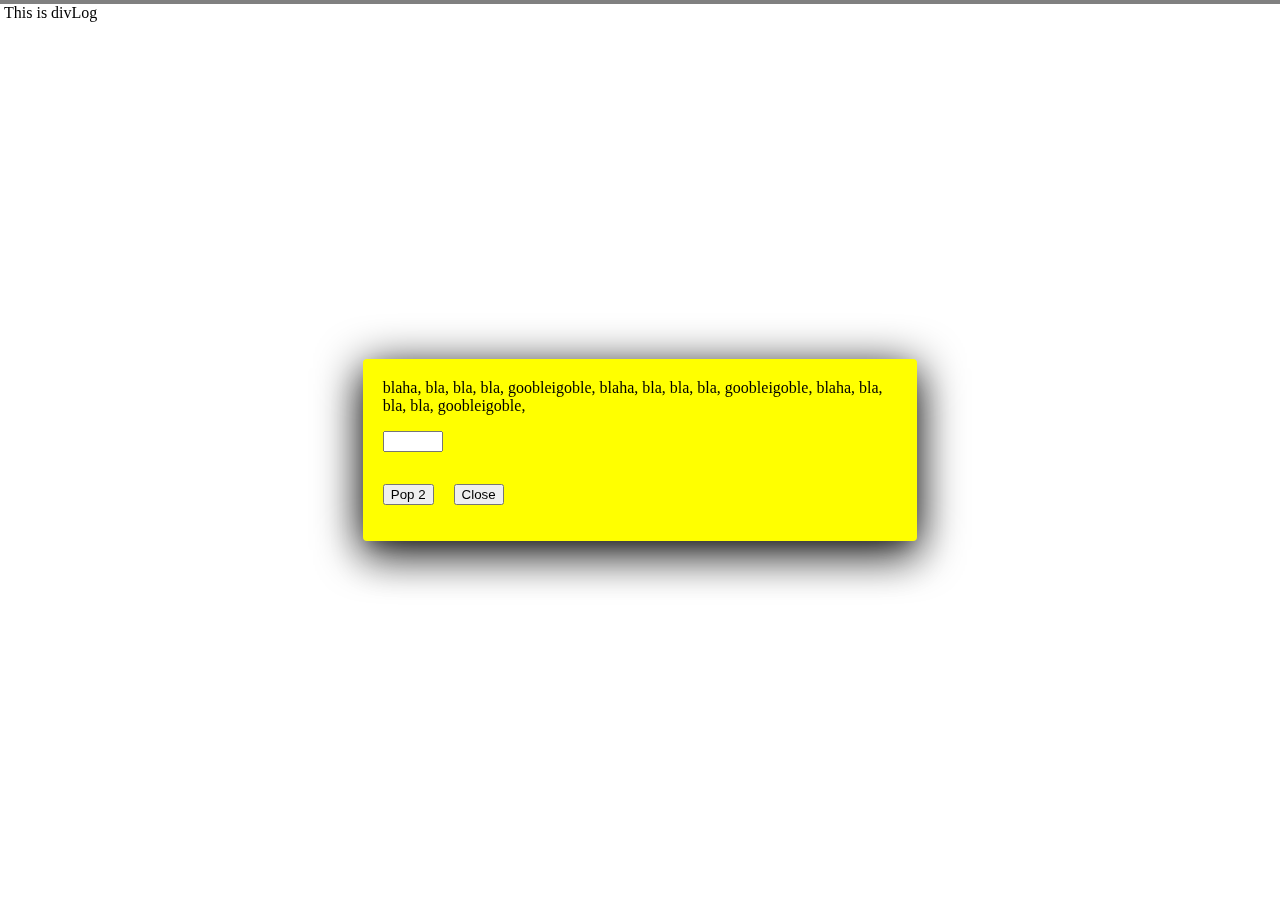
<file: br-timer/vk.html>
<!DOCTYPE html>

<head>
    <meta charset="utf-8">
    <meta name="viewport" content="width=device-width, initial-scale=1">
    <style>
        :root * {
            box-sizing: border-box;
        }

        body {
            background-image: url(https://freenaturestock.com/wp-content/uploads/freenaturestock-2223-768x1152.jpg);
            background-position: center;
            background-size: auto;
            background-repeat: no-repeat;
        }

        #log {
            position: fixed;
            top: 0;
            left: 0;
            right: 0;
            background-color: gray;
            padding: 2px;
        }

        .inp {
            width: 60px;
        }

        .pop {
            pointer-events: auto;
            background-color: yellow;
            padding: 20px;
            display: flex;
            flex-direction: column;
            flex-grow: 0;
            flex-shrink: 0;
            position: relative;
            overflow-y: auto;
            max-height: calc(100% - 32px);
            max-width: calc(100% - 132px);
            min-width: 200px;
            border-radius: 4px;
            box-shadow: 0px 11px 15px -7px rgba(0, 0, 0, 0.2),
                0px 24px 38px 3px rgba(0, 0, 0, 0.14),
                0px 9px 46px;
        }

        .bgOpen {
            position: fixed;
            left: 0px;
            top: 0px;
            width: 100%;
            height: 100%;
            z-index: 7;
            display: flex;
            align-items: center;
            justify-content: center;
            /* border: 4px dotted red; */
        }

        .bgContainer {
            height: 100%;
            display: flex;
            flex-direction: row;
            align-items: center;
            justify-content: space-around;
            pointer-events: none;
            /* border: 4px dashed blueviolet; */
        }

        .bgScrim {
            position: fixed;
            left: 0px;
            top: 0px;
            width: 100%;
            height: 100%;
            z-index: -1;
        }

        .elt-buttons {
            display: flex;
            gap: 20px;
        }

        #bgOpen1 {
            background-color: burlywood;
        }

        #bgContainer1 {
            background-color: lightcoral;
        }
    </style>
</head>

<body>
    <script>
        let modL2S;
        (async () => {
            const src = "../../src/js/mod/log2screen.js";
            console.log("modL2S src", src);
            modL2S = await import(src);
            console.log(modL2S);
            modL2S.addLogDiv();
        })();
        function mkElt(type, attrib, inner) {
            var elt = document.createElement(type);

            function addInner(inr) {
                if (inr instanceof Element) {
                    elt.appendChild(inr);
                } else {
                    const txt = document.createTextNode(inr.toString());
                    elt.appendChild(txt);
                }
            }
            if (inner) {
                if (inner.length && typeof inner != "string") {
                    for (var i = 0; i < inner.length; i++)
                        if (inner[i])
                            addInner(inner[i]);
                } else
                    addInner(inner);
            }
            for (var x in attrib) {
                elt.setAttribute(x, attrib[x]);
            }
            return elt;
        }

        function doPopup(parTxts) {
            const txts = [...parTxts];
            const lbl = txts.length.toString();
            const txt = txts.pop();
            const eltInp = mkElt("input", { id: `inp${lbl}`, class: "inp", type: "text" });
            const btnPop = mkElt("button", undefined, `Pop ${lbl}`);
            btnPop.addEventListener("click", evt => {
                // evt.stopPropagation();
                modL2S.log(`clicked btnPop ${lbl}`);
                doPopup(txts);
            });
            const btnClose = mkElt("button", undefined, "Close");
            const eltButtons = mkElt("p", { class: "elt-buttons" });
            if (txts.length > 0) { eltButtons.appendChild(btnPop); }
            eltButtons.appendChild(btnClose);
            const eltPop = mkElt("div", { id: `pop${lbl}`, class: "pop" }, [
                mkElt("div", undefined, txt),
                mkElt("p", undefined, eltInp),
                eltButtons
            ]);

            const eltBgContainer = mkElt("div", { id: `bgContainer${lbl}`, class: "bgContainer" }, eltPop);
            const eltBgScrim = mkElt("div", { id: `bgScrim${lbl}`, class: "bgScrim" });
            const eltBgOpen = mkElt("div", { id: `bgOpen${lbl}`, class: "bgOpen" }, [
                eltBgContainer,
                eltBgScrim
            ]);
            document.body.appendChild(eltBgOpen);

            btnClose.addEventListener("click", evt => {
                modL2S.log(`clicked btnClose ${lbl}`);
                closePopup();
            })

            eltBgContainer.addEventListener("click", evt => {
                modL2S.log(`clicked bgContainer ${lbl}`);
            });
            eltBgOpen.addEventListener("click", evt => {
                modL2S.log(`clicked bgOpen ${lbl}`);
            });
            eltBgScrim.addEventListener("click", evt => {
                modL2S.log(`clicked bgScrim ${lbl}`);
                closePopup();
            });
            eltPop.addEventListener("click", evt => {
                evt.stopPropagation();
                modL2S.log(`clicked pop${lbl}`);
            });
            function closePopup() { eltBgOpen.remove(); }
        }
        const arrTxts = [
            `Just some text to make pop bigger.
             Just some text to make pop bigger.
             Just some text to make pop bigger.
             Just some text to make pop bigger.
             Just some text to make pop bigger.
            `,
            `
             blaha, bla, bla, bla, goobleigoble,
             blaha, bla, bla, bla, goobleigoble,
             blaha, bla, bla, bla, goobleigoble,
            `
        ];

        doPopup(arrTxts);


        const eltLog = mkElt("div", { id: "log" });
        document.body.appendChild(eltLog);



    </script>
</body>
</file>
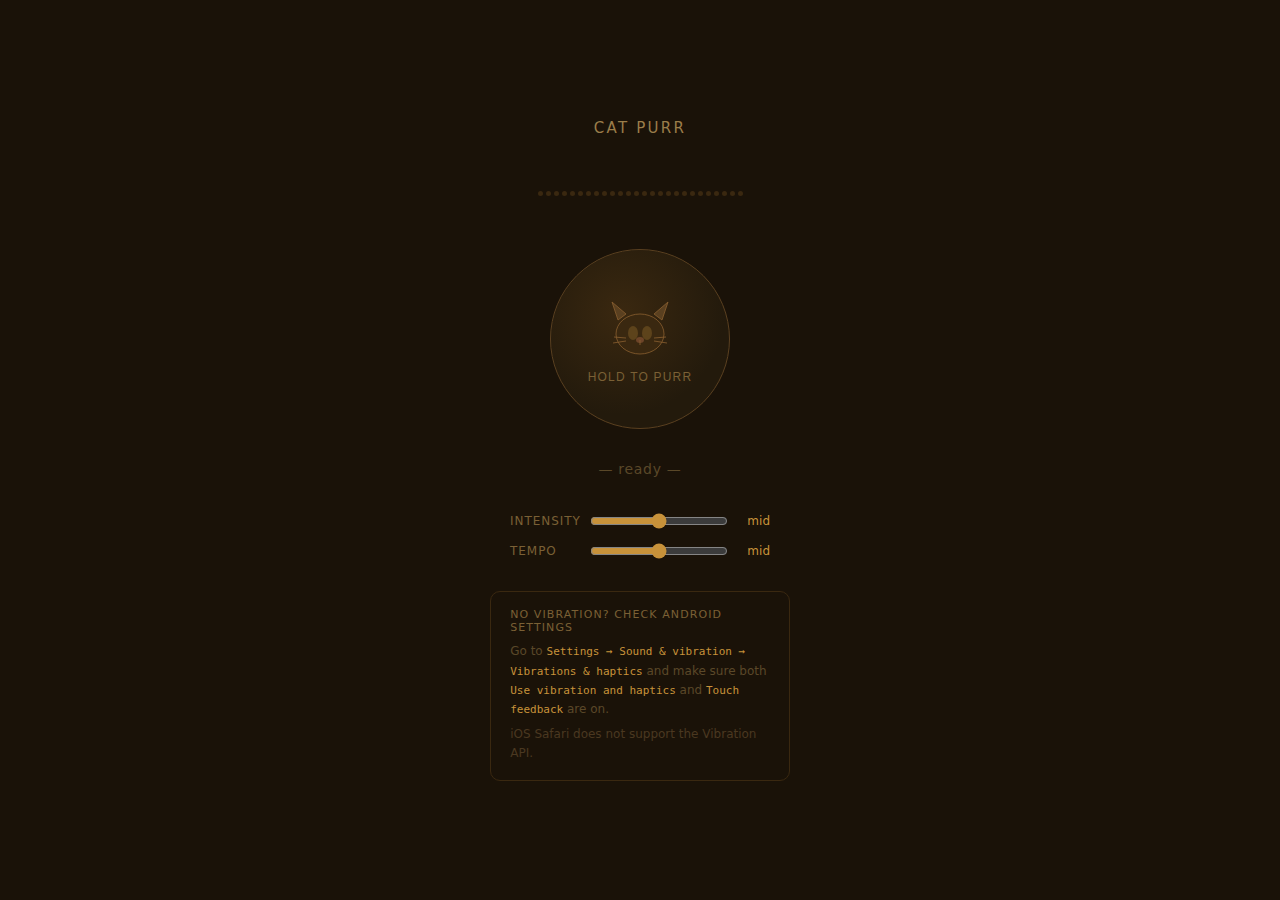
<file: md-timer/cat_purr.html>
<!DOCTYPE html>
<html lang="en">
<head>
<meta charset="UTF-8">
<meta name="viewport" content="width=device-width, initial-scale=1.0">
<title>Cat Purr</title>
<style>
  * { box-sizing: border-box; margin: 0; padding: 0; }
  body {
    font-family: system-ui, sans-serif;
    background: #1a1208;
    color: #e8d5a3;
    min-height: 100svh;
    display: flex;
    flex-direction: column;
    align-items: center;
    justify-content: center;
    gap: 2rem;
    padding: 2rem;
  }

  h1 { font-size: 15px; letter-spacing: 0.15em; color: #9a7d4a; font-weight: 400; text-transform: uppercase; }

  .purr-btn {
    width: 180px; height: 180px;
    border-radius: 50%;
    border: 1px solid #5a4020;
    background: #231a0c;
    cursor: pointer;
    display: flex; flex-direction: column;
    align-items: center; justify-content: center;
    gap: 10px;
    transition: transform 0.1s, background 0.15s, border-color 0.15s;
    touch-action: none;
    -webkit-user-select: none; user-select: none;
    position: relative;
    overflow: hidden;
  }
  .purr-btn::before {
    content: '';
    position: absolute; inset: 0;
    border-radius: 50%;
    background: radial-gradient(circle at 40% 35%, #3a2810 0%, transparent 65%);
  }
  .purr-btn.active {
    transform: scale(0.95);
    background: #2e2010;
    border-color: #c8923a;
  }
  .cat-svg { position: relative; z-index: 1; }
  .btn-label {
    font-size: 12px; letter-spacing: 0.1em;
    color: #7a6035; position: relative; z-index: 1;
    text-transform: uppercase;
  }
  .purr-btn.active .btn-label { color: #c8923a; }

  .status {
    font-size: 14px; color: #5a4828;
    letter-spacing: 0.05em; min-height: 20px;
    transition: color 0.3s;
  }
  .status.active { color: #c8923a; }

  .waveform {
    display: flex; align-items: center;
    gap: 3px; height: 48px;
  }
  .bar {
    width: 5px; border-radius: 3px;
    background: #3a2810;
    height: 5px;
    transition: height 0.07s ease, background 0.3s;
  }
  .bar.active { background: #c8923a; }

  .controls {
    display: flex; flex-direction: column;
    gap: 14px; width: 260px;
  }
  .ctrl-row {
    display: flex; align-items: center; gap: 12px;
  }
  .ctrl-label { font-size: 12px; color: #7a6035; width: 68px; flex-shrink: 0; text-transform: uppercase; letter-spacing: 0.08em; }
  .ctrl-val { font-size: 12px; color: #c8923a; width: 30px; text-align: right; flex-shrink: 0; }

  input[type=range] {
    flex: 1; accent-color: #c8923a;
    background: transparent;
  }

  .info {
    border: 1px solid #3a2810;
    border-radius: 10px;
    padding: 1rem 1.2rem;
    width: 300px;
    display: flex;
    flex-direction: column;
    gap: 6px;
  }
  .info-title {
    font-size: 11px; color: #7a6035;
    text-transform: uppercase; letter-spacing: 0.1em;
    margin-bottom: 2px;
  }
  .info-row {
    font-size: 12px; color: #5a4828; line-height: 1.6;
  }
  .info-row code {
    color: #c8923a; font-family: monospace; font-size: 11px;
  }
</style>
</head>
<body>

<h1>Cat Purr</h1>

<div class="waveform" id="waveform"></div>

<button class="purr-btn" id="purrBtn" aria-label="Hold to purr">
  <svg class="cat-svg" width="72" height="66" viewBox="0 0 72 66" fill="none" xmlns="http://www.w3.org/2000/svg">
    <polygon points="14,26 8,8 22,20" fill="#5a4020" stroke="#8a6030" stroke-width="0.8"/>
    <polygon points="58,26 64,8 50,20" fill="#5a4020" stroke="#8a6030" stroke-width="0.8"/>
    <ellipse cx="36" cy="40" rx="24" ry="20" fill="#3a2810" stroke="#8a6030" stroke-width="0.8"/>
    <ellipse cx="29" cy="39" rx="5" ry="7" fill="#c8923a" opacity="0.25"/>
    <ellipse cx="43" cy="39" rx="5" ry="7" fill="#c8923a" opacity="0.25"/>
    <ellipse cx="36" cy="46" rx="4" ry="3" fill="#a06040" opacity="0.5"/>
    <line x1="36" y1="46" x2="36" y2="51" stroke="#8a6030" stroke-width="0.8"/>
    <line x1="22" y1="44" x2="10" y2="43" stroke="#8a6030" stroke-width="0.8"/>
    <line x1="22" y1="47" x2="9" y2="49" stroke="#8a6030" stroke-width="0.8"/>
    <line x1="50" y1="44" x2="62" y2="43" stroke="#8a6030" stroke-width="0.8"/>
    <line x1="50" y1="47" x2="63" y2="49" stroke="#8a6030" stroke-width="0.8"/>
  </svg>
  <span class="btn-label" id="btnLabel">hold to purr</span>
</button>

<div class="status" id="statusTxt">— ready —</div>

<div class="controls">
  <div class="ctrl-row">
    <span class="ctrl-label">intensity</span>
    <input type="range" min="1" max="3" step="1" value="2" id="intensitySlider">
    <span class="ctrl-val" id="intensityVal">mid</span>
  </div>
  <div class="ctrl-row">
    <span class="ctrl-label">tempo</span>
    <input type="range" min="1" max="3" step="1" value="2" id="tempoSlider">
    <span class="ctrl-val" id="tempoVal">mid</span>
  </div>
</div>

<div class="info">
  <div class="info-title">No vibration? Check Android settings</div>
  <div class="info-row">Go to <code>Settings → Sound &amp; vibration → Vibrations &amp; haptics</code> and make sure both <code>Use vibration and haptics</code> and <code>Touch feedback</code> are on.</div>
  <div class="info-row" style="color:#4a3820">iOS Safari does not support the Vibration API.</div>
</div>

<script>
const LABELS = ['low','mid','high'];
const btn = document.getElementById('purrBtn');
const statusTxt = document.getElementById('statusTxt');
const btnLabel = document.getElementById('btnLabel');
const waveform = document.getElementById('waveform');
const intensitySlider = document.getElementById('intensitySlider');
const tempoSlider = document.getElementById('tempoSlider');
const intensityVal = document.getElementById('intensityVal');
const tempoVal = document.getElementById('tempoVal');
const hintTxt = document.getElementById('hintTxt');

const supported = 'vibrate' in navigator;
if (!supported) hintTxt.textContent = 'Vibration API not supported on this browser. Animation still works.';

const BARS = 26;
const bars = [];
for (let i = 0; i < BARS; i++) {
  const b = document.createElement('div');
  b.className = 'bar';
  waveform.appendChild(b);
  bars.push(b);
}

let purrInterval = null;
let waveInterval = null;
let isPurring = false;

function getPurrPattern() {
  const intensity = parseInt(intensitySlider.value);
  const tempo = parseInt(tempoSlider.value);
  const pulseOn  = [12, 18, 26][intensity - 1];
  const pulseOff = [8, 12, 16][intensity - 1];
  const pulses   = [5, 7, 9][tempo - 1];
  const breathPause = [180, 130, 90][tempo - 1];
  const pattern = [];
  for (let i = 0; i < pulses; i++) pattern.push(pulseOn, pulseOff);
  pattern.push(breathPause);
  return pattern;
}

function getCycleMs() {
  return getPurrPattern().reduce((a, b) => a + b, 0);
}

function startPurr() {
  if (isPurring) return;
  isPurring = true;
  btn.classList.add('active');
  statusTxt.textContent = '~ purring ~';
  statusTxt.classList.add('active');
  btnLabel.textContent = 'purring...';

  function fire() {
    if (!isPurring) return;
    if (supported) navigator.vibrate(getPurrPattern());
  }
  fire();
  purrInterval = setInterval(fire, getCycleMs());

  let wavePhase = 0;
  waveInterval = setInterval(() => {
    const tempo = parseInt(tempoSlider.value);
    const intensity = parseInt(intensitySlider.value);
    wavePhase += 1;
    bars.forEach((bar, i) => {
      const phase = (i / BARS) * Math.PI * 2 * 2.5;
      const wave = Math.sin(phase + wavePhase * 0.55 * tempo);
      const maxH = [10, 20, 32][intensity - 1];
      const h = Math.max(4, Math.round(((wave + 1) / 2) * maxH + 4));
      bar.style.height = h + 'px';
      bar.classList.add('active');
    });
  }, 60);
}

function stopPurr() {
  if (!isPurring) return;
  isPurring = false;
  btn.classList.remove('active');
  statusTxt.textContent = '— ready —';
  statusTxt.classList.remove('active');
  btnLabel.textContent = 'hold to purr';
  clearInterval(purrInterval);
  clearInterval(waveInterval);
  if (supported) navigator.vibrate(0);
  bars.forEach(b => { b.style.height = '5px'; b.classList.remove('active'); });
}

btn.addEventListener('pointerdown', e => { e.preventDefault(); startPurr(); });
btn.addEventListener('pointerup', stopPurr);
btn.addEventListener('pointerleave', stopPurr);
btn.addEventListener('pointercancel', stopPurr);

intensitySlider.addEventListener('input', () => {
  intensityVal.textContent = LABELS[intensitySlider.value - 1];
  if (isPurring) { clearInterval(purrInterval); purrInterval = setInterval(() => { if (supported) navigator.vibrate(getPurrPattern()); }, getCycleMs()); }
});
tempoSlider.addEventListener('input', () => {
  tempoVal.textContent = LABELS[tempoSlider.value - 1];
  if (isPurring) { clearInterval(purrInterval); purrInterval = setInterval(() => { if (supported) navigator.vibrate(getPurrPattern()); }, getCycleMs()); }
});
</script>
</body>
</html>
</file>
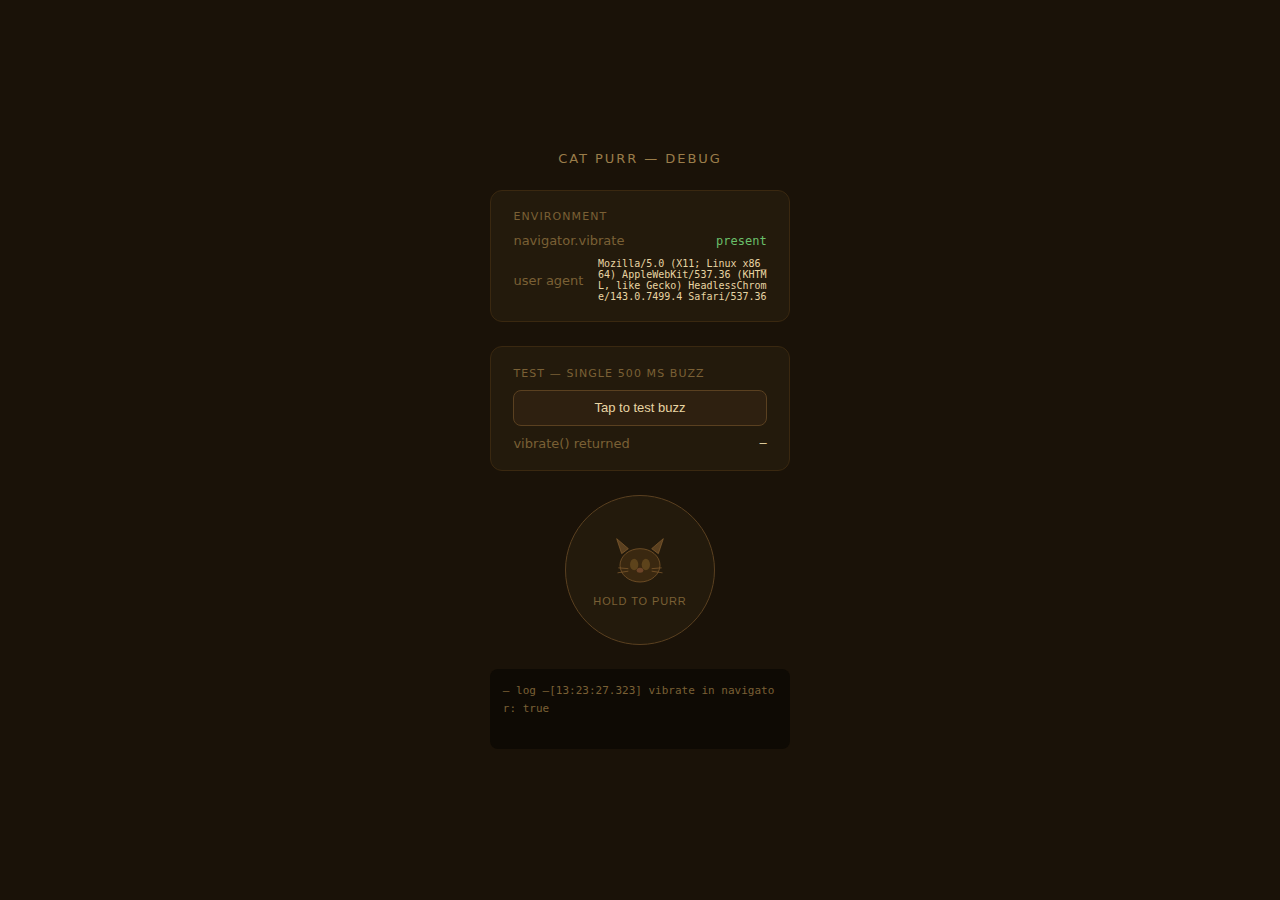
<file: md-timer/cat_purr_debug.html>
<!DOCTYPE html>
<html lang="en">
<head>
<meta charset="UTF-8">
<meta name="viewport" content="width=device-width, initial-scale=1.0">
<title>Cat Purr – Debug</title>
<style>
  * { box-sizing: border-box; margin: 0; padding: 0; }
  body {
    font-family: system-ui, sans-serif;
    background: #1a1208;
    color: #e8d5a3;
    min-height: 100svh;
    display: flex;
    flex-direction: column;
    align-items: center;
    justify-content: center;
    gap: 1.5rem;
    padding: 2rem;
  }
  h1 { font-size: 13px; letter-spacing: 0.15em; color: #9a7d4a; font-weight: 400; text-transform: uppercase; }
  .card {
    background: #231a0c;
    border: 1px solid #3a2810;
    border-radius: 12px;
    padding: 1.2rem 1.4rem;
    width: 300px;
    display: flex;
    flex-direction: column;
    gap: 10px;
  }
  .card-title { font-size: 11px; color: #7a6035; text-transform: uppercase; letter-spacing: 0.1em; }
  .diag-row { display: flex; justify-content: space-between; align-items: center; font-size: 13px; }
  .diag-key { color: #7a6035; }
  .diag-val { font-family: monospace; font-size: 12px; }
  .ok { color: #6abf6a; }
  .warn { color: #c8923a; }
  .err { color: #c84a3a; }
  button {
    padding: 0.6rem 1.2rem;
    border-radius: 8px;
    border: 1px solid #5a4020;
    background: #2e2010;
    color: #e8d5a3;
    font-size: 13px;
    cursor: pointer;
    touch-action: manipulation;
    -webkit-user-select: none; user-select: none;
  }
  button:active { background: #3e2e18; }
  #log {
    font-family: monospace;
    font-size: 11px;
    color: #7a6035;
    background: #0e0a04;
    border-radius: 8px;
    padding: 0.8rem;
    width: 300px;
    min-height: 80px;
    line-height: 1.7;
    white-space: pre-wrap;
    word-break: break-all;
  }
  .purr-btn {
    width: 150px; height: 150px;
    border-radius: 50%;
    border: 1px solid #5a4020;
    background: #231a0c;
    cursor: pointer;
    display: flex; flex-direction: column;
    align-items: center; justify-content: center;
    gap: 8px;
    touch-action: none;
    -webkit-user-select: none; user-select: none;
    transition: background 0.15s, border-color 0.15s;
  }
  .purr-btn.active { background: #2e2010; border-color: #c8923a; }
  .purr-btn span { font-size: 11px; letter-spacing: 0.08em; color: #7a6035; text-transform: uppercase; }
  .purr-btn.active span { color: #c8923a; }
</style>
</head>
<body>

<h1>Cat Purr — Debug</h1>

<div class="card">
  <div class="card-title">Environment</div>
  <div class="diag-row">
    <span class="diag-key">navigator.vibrate</span>
    <span class="diag-val" id="d-api">checking…</span>
  </div>
  <div class="diag-row">
    <span class="diag-key">user agent</span>
    <span class="diag-val" id="d-ua" style="max-width:170px;text-align:right;font-size:10px;word-break:break-all"></span>
  </div>
</div>

<div class="card">
  <div class="card-title">Test — single 500 ms buzz</div>
  <button id="testBtn">Tap to test buzz</button>
  <div class="diag-row">
    <span class="diag-key">vibrate() returned</span>
    <span class="diag-val" id="d-ret">—</span>
  </div>
</div>

<button class="purr-btn" id="purrBtn">
  <svg width="60" height="55" viewBox="0 0 72 66" fill="none">
    <polygon points="14,26 8,8 22,20" fill="#5a4020" stroke="#8a6030" stroke-width="0.8"/>
    <polygon points="58,26 64,8 50,20" fill="#5a4020" stroke="#8a6030" stroke-width="0.8"/>
    <ellipse cx="36" cy="40" rx="24" ry="20" fill="#3a2810" stroke="#8a6030" stroke-width="0.8"/>
    <ellipse cx="29" cy="39" rx="5" ry="7" fill="#c8923a" opacity="0.25"/>
    <ellipse cx="43" cy="39" rx="5" ry="7" fill="#c8923a" opacity="0.25"/>
    <ellipse cx="36" cy="46" rx="4" ry="3" fill="#a06040" opacity="0.5"/>
    <line x1="22" y1="44" x2="10" y2="43" stroke="#8a6030" stroke-width="0.8"/>
    <line x1="22" y1="47" x2="9" y2="49" stroke="#8a6030" stroke-width="0.8"/>
    <line x1="50" y1="44" x2="62" y2="43" stroke="#8a6030" stroke-width="0.8"/>
    <line x1="50" y1="47" x2="63" y2="49" stroke="#8a6030" stroke-width="0.8"/>
  </svg>
  <span id="purrLabel">hold to purr</span>
</button>

<div id="log">— log —</div>

<script>
const log = document.getElementById('log');
const dApi = document.getElementById('d-api');
const dUa = document.getElementById('d-ua');
const dRet = document.getElementById('d-ret');
const testBtn = document.getElementById('testBtn');
const purrBtn = document.getElementById('purrBtn');
const purrLabel = document.getElementById('purrLabel');

function appendLog(msg) {
  const ts = new Date().toISOString().slice(11,23);
  log.textContent += `[${ts}] ${msg}\n`;
  log.scrollTop = log.scrollHeight;
}

const supported = 'vibrate' in navigator;
dApi.textContent = supported ? 'present' : 'MISSING';
dApi.className = 'diag-val ' + (supported ? 'ok' : 'err');
dUa.textContent = navigator.userAgent;
appendLog('vibrate in navigator: ' + supported);

testBtn.addEventListener('click', () => {
  appendLog('calling navigator.vibrate(500)…');
  if (!supported) { appendLog('ERROR: API not available'); return; }
  const result = navigator.vibrate(500);
  dRet.textContent = String(result);
  dRet.className = 'diag-val ' + (result ? 'ok' : 'err');
  appendLog('returned: ' + result);
  if (!result) appendLog('NOTE: false means the call was ignored by the browser.');
});

const PURR = [18, 12, 18, 12, 18, 12, 18, 12, 18, 12, 18, 12, 18, 12, 130];
let purrInterval = null;
let isPurring = false;

function startPurr() {
  if (isPurring) return;
  isPurring = true;
  purrBtn.classList.add('active');
  purrLabel.textContent = 'purring…';
  appendLog('starting purr loop');
  function fire() {
    if (!supported) return;
    const r = navigator.vibrate(PURR);
    appendLog('vibrate(pattern) → ' + r);
  }
  fire();
  purrInterval = setInterval(fire, PURR.reduce((a,b)=>a+b,0));
}
function stopPurr() {
  if (!isPurring) return;
  isPurring = false;
  purrBtn.classList.remove('active');
  purrLabel.textContent = 'hold to purr';
  clearInterval(purrInterval);
  if (supported) navigator.vibrate(0);
  appendLog('stopped');
}

purrBtn.addEventListener('pointerdown', e => { e.preventDefault(); startPurr(); });
purrBtn.addEventListener('pointerup', stopPurr);
purrBtn.addEventListener('pointerleave', stopPurr);
purrBtn.addEventListener('pointercancel', stopPurr);
</script>
</body>
</html>
</file>
